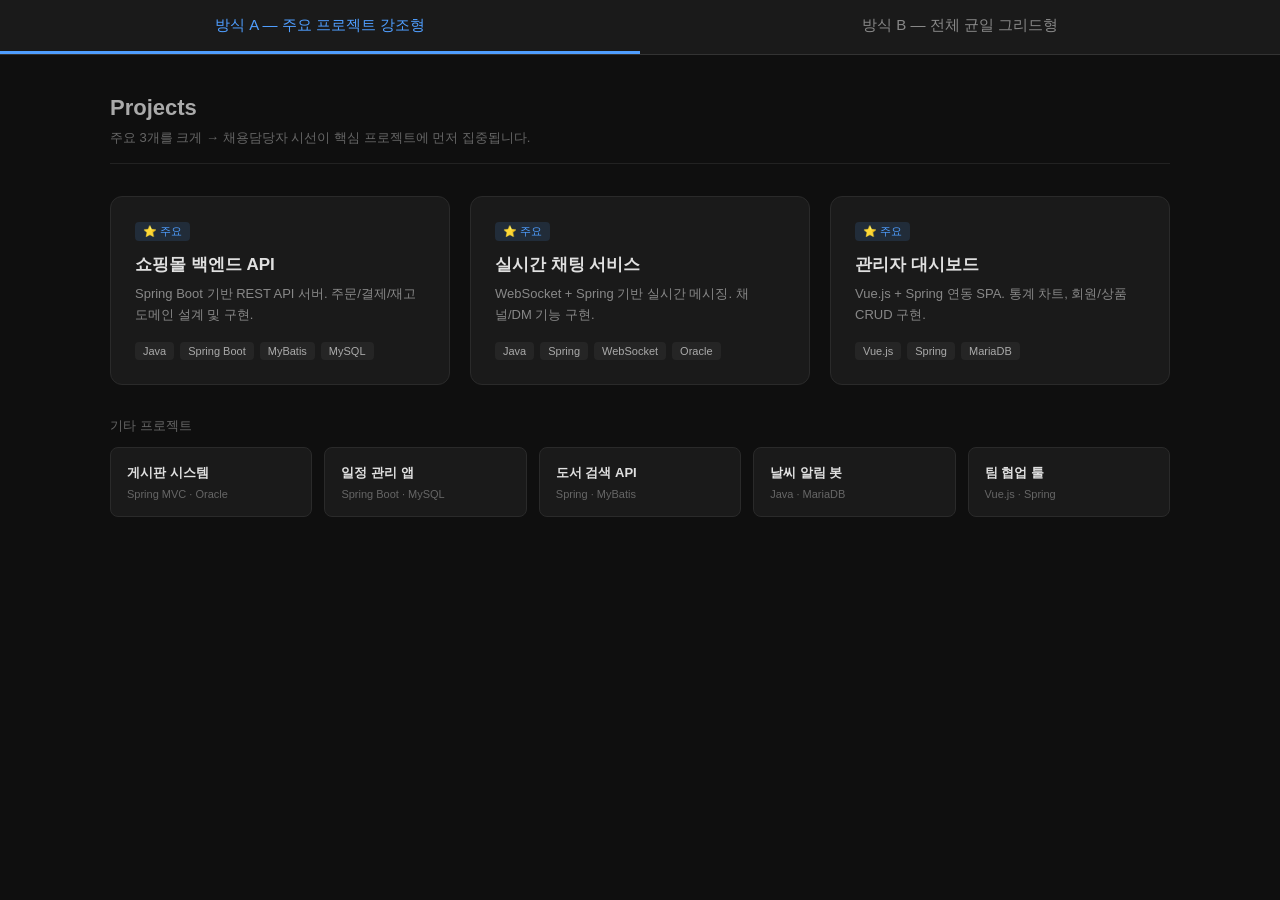
<file: src/layout_demo.html>
<!DOCTYPE html>
<html lang="ko">
<head>
  <meta charset="UTF-8">
  <meta name="viewport" content="width=device-width, initial-scale=1.0">
  <title>레이아웃 데모</title>
  <style>
    * { margin: 0; padding: 0; box-sizing: border-box; }

    body {
      font-family: 'Segoe UI', sans-serif;
      background: #0f0f0f;
      color: #e0e0e0;
    }

    /* ── 탭 ── */
    .tab-bar {
      position: sticky;
      top: 0;
      z-index: 100;
      display: flex;
      background: #1a1a1a;
      border-bottom: 1px solid #333;
    }
    .tab-bar button {
      flex: 1;
      padding: 16px;
      background: none;
      border: none;
      color: #888;
      font-size: 15px;
      cursor: pointer;
      border-bottom: 3px solid transparent;
      transition: all .2s;
    }
    .tab-bar button.active {
      color: #4f9eff;
      border-bottom-color: #4f9eff;
    }

    /* ── 공통 ── */
    .demo { display: none; padding: 40px 20px; max-width: 1100px; margin: 0 auto; }
    .demo.active { display: block; }

    h2.section-title {
      font-size: 22px;
      color: #aaa;
      margin-bottom: 8px;
    }
    .desc {
      color: #666;
      font-size: 13px;
      margin-bottom: 32px;
      padding-bottom: 16px;
      border-bottom: 1px solid #222;
    }

    /* ── 방식 A: 주요 3개 크게 + 나머지 작게 ── */
    .featured-grid {
      display: grid;
      grid-template-columns: repeat(3, 1fr);
      gap: 20px;
      margin-bottom: 32px;
    }
    .card-featured {
      background: #1a1a1a;
      border: 1px solid #2a2a2a;
      border-radius: 12px;
      padding: 24px;
      transition: border-color .2s, transform .2s;
      cursor: pointer;
    }
    .card-featured:hover {
      border-color: #4f9eff;
      transform: translateY(-4px);
    }
    .card-badge {
      display: inline-block;
      font-size: 11px;
      background: #4f9eff22;
      color: #4f9eff;
      border-radius: 4px;
      padding: 2px 8px;
      margin-bottom: 12px;
    }
    .card-featured h3 { font-size: 17px; margin-bottom: 8px; }
    .card-featured p { font-size: 13px; color: #888; line-height: 1.6; margin-bottom: 16px; }
    .tag-list { display: flex; flex-wrap: wrap; gap: 6px; }
    .tag {
      font-size: 11px;
      background: #252525;
      color: #aaa;
      border-radius: 4px;
      padding: 3px 8px;
    }

    .sub-label {
      font-size: 13px;
      color: #666;
      margin-bottom: 12px;
    }
    .mini-grid {
      display: grid;
      grid-template-columns: repeat(5, 1fr);
      gap: 12px;
    }
    .card-mini {
      background: #1a1a1a;
      border: 1px solid #2a2a2a;
      border-radius: 8px;
      padding: 16px;
      transition: border-color .2s;
      cursor: pointer;
    }
    .card-mini:hover { border-color: #4f9eff; }
    .card-mini h4 { font-size: 13px; margin-bottom: 6px; }
    .card-mini p { font-size: 11px; color: #666; }

    /* ── 방식 B: 전체 균일 그리드 (+ 필터) ── */
    .filter-bar {
      display: flex;
      gap: 8px;
      margin-bottom: 24px;
      flex-wrap: wrap;
    }
    .filter-btn {
      padding: 6px 16px;
      border-radius: 999px;
      border: 1px solid #333;
      background: none;
      color: #888;
      font-size: 13px;
      cursor: pointer;
      transition: all .2s;
    }
    .filter-btn.active, .filter-btn:hover {
      background: #4f9eff22;
      color: #4f9eff;
      border-color: #4f9eff;
    }
    .uniform-grid {
      display: grid;
      grid-template-columns: repeat(4, 1fr);
      gap: 16px;
    }
    .card-uniform {
      background: #1a1a1a;
      border: 1px solid #2a2a2a;
      border-radius: 10px;
      padding: 20px;
      transition: border-color .2s, transform .2s;
      cursor: pointer;
    }
    .card-uniform:hover {
      border-color: #4f9eff;
      transform: translateY(-3px);
    }
    .card-uniform h3 { font-size: 15px; margin-bottom: 8px; }
    .card-uniform p { font-size: 12px; color: #888; line-height: 1.5; margin-bottom: 14px; }
  </style>
</head>
<body>

<div class="tab-bar">
  <button class="active" onclick="show('a', this)">방식 A — 주요 프로젝트 강조형</button>
  <button onclick="show('b', this)">방식 B — 전체 균일 그리드형</button>
</div>

<!-- ══ 방식 A ══ -->
<div class="demo active" id="demo-a">
  <h2 class="section-title">Projects</h2>
  <p class="desc">주요 3개를 크게 → 채용담당자 시선이 핵심 프로젝트에 먼저 집중됩니다.</p>

  <div class="featured-grid">
    <div class="card-featured">
      <span class="card-badge">⭐ 주요</span>
      <h3>쇼핑몰 백엔드 API</h3>
      <p>Spring Boot 기반 REST API 서버. 주문/결제/재고 도메인 설계 및 구현.</p>
      <div class="tag-list">
        <span class="tag">Java</span><span class="tag">Spring Boot</span>
        <span class="tag">MyBatis</span><span class="tag">MySQL</span>
      </div>
    </div>
    <div class="card-featured">
      <span class="card-badge">⭐ 주요</span>
      <h3>실시간 채팅 서비스</h3>
      <p>WebSocket + Spring 기반 실시간 메시징. 채널/DM 기능 구현.</p>
      <div class="tag-list">
        <span class="tag">Java</span><span class="tag">Spring</span>
        <span class="tag">WebSocket</span><span class="tag">Oracle</span>
      </div>
    </div>
    <div class="card-featured">
      <span class="card-badge">⭐ 주요</span>
      <h3>관리자 대시보드</h3>
      <p>Vue.js + Spring 연동 SPA. 통계 차트, 회원/상품 CRUD 구현.</p>
      <div class="tag-list">
        <span class="tag">Vue.js</span><span class="tag">Spring</span>
        <span class="tag">MariaDB</span>
      </div>
    </div>
  </div>

  <p class="sub-label">기타 프로젝트</p>
  <div class="mini-grid">
    <div class="card-mini"><h4>게시판 시스템</h4><p>Spring MVC · Oracle</p></div>
    <div class="card-mini"><h4>일정 관리 앱</h4><p>Spring Boot · MySQL</p></div>
    <div class="card-mini"><h4>도서 검색 API</h4><p>Spring · MyBatis</p></div>
    <div class="card-mini"><h4>날씨 알림 봇</h4><p>Java · MariaDB</p></div>
    <div class="card-mini"><h4>팀 협업 툴</h4><p>Vue.js · Spring</p></div>
  </div>
</div>

<!-- ══ 방식 B ══ -->
<div class="demo" id="demo-b">
  <h2 class="section-title">Projects</h2>
  <p class="desc">모든 프로젝트를 동일 비중으로 → 필터로 기술스택별 탐색이 가능합니다.</p>

  <div class="filter-bar">
    <button class="filter-btn active">전체</button>
    <button class="filter-btn">Spring</button>
    <button class="filter-btn">Vue.js</button>
    <button class="filter-btn">Oracle</button>
    <button class="filter-btn">MySQL</button>
  </div>

  <div class="uniform-grid">
    <div class="card-uniform">
      <h3>쇼핑몰 백엔드 API</h3>
      <p>Spring Boot 기반 REST API 서버. 주문/결제/재고 도메인 설계.</p>
      <div class="tag-list"><span class="tag">Java</span><span class="tag">Spring Boot</span><span class="tag">MySQL</span></div>
    </div>
    <div class="card-uniform">
      <h3>실시간 채팅 서비스</h3>
      <p>WebSocket 기반 실시간 메시징. 채널/DM 구현.</p>
      <div class="tag-list"><span class="tag">Spring</span><span class="tag">WebSocket</span><span class="tag">Oracle</span></div>
    </div>
    <div class="card-uniform">
      <h3>관리자 대시보드</h3>
      <p>Vue.js + Spring 연동 SPA. 통계 및 CRUD.</p>
      <div class="tag-list"><span class="tag">Vue.js</span><span class="tag">Spring</span><span class="tag">MariaDB</span></div>
    </div>
    <div class="card-uniform">
      <h3>게시판 시스템</h3>
      <p>Spring MVC 기반 커뮤니티 게시판.</p>
      <div class="tag-list"><span class="tag">Spring MVC</span><span class="tag">Oracle</span></div>
    </div>
    <div class="card-uniform">
      <h3>일정 관리 앱</h3>
      <p>캘린더 기반 일정 CRUD 및 알림.</p>
      <div class="tag-list"><span class="tag">Spring Boot</span><span class="tag">MySQL</span></div>
    </div>
    <div class="card-uniform">
      <h3>도서 검색 API</h3>
      <p>외부 API 연동 도서 검색 서비스.</p>
      <div class="tag-list"><span class="tag">Spring</span><span class="tag">MyBatis</span></div>
    </div>
    <div class="card-uniform">
      <h3>날씨 알림 봇</h3>
      <p>스케줄러 기반 날씨 알림 자동화.</p>
      <div class="tag-list"><span class="tag">Java</span><span class="tag">MariaDB</span></div>
    </div>
    <div class="card-uniform">
      <h3>팀 협업 툴</h3>
      <p>태스크 관리 및 실시간 알림 기능.</p>
      <div class="tag-list"><span class="tag">Vue.js</span><span class="tag">Spring</span></div>
    </div>
  </div>
</div>

<script>
  function show(id, btn) {
    document.querySelectorAll('.demo').forEach(d => d.classList.remove('active'));
    document.querySelectorAll('.tab-bar button').forEach(b => b.classList.remove('active'));
    document.getElementById('demo-' + id).classList.add('active');
    btn.classList.add('active');
  }

  // 필터 버튼 토글
  document.querySelectorAll('.filter-btn').forEach(btn => {
    btn.addEventListener('click', () => {
      document.querySelectorAll('.filter-btn').forEach(b => b.classList.remove('active'));
      btn.classList.add('active');
    });
  });
</script>
</body>
</html>
</file>
